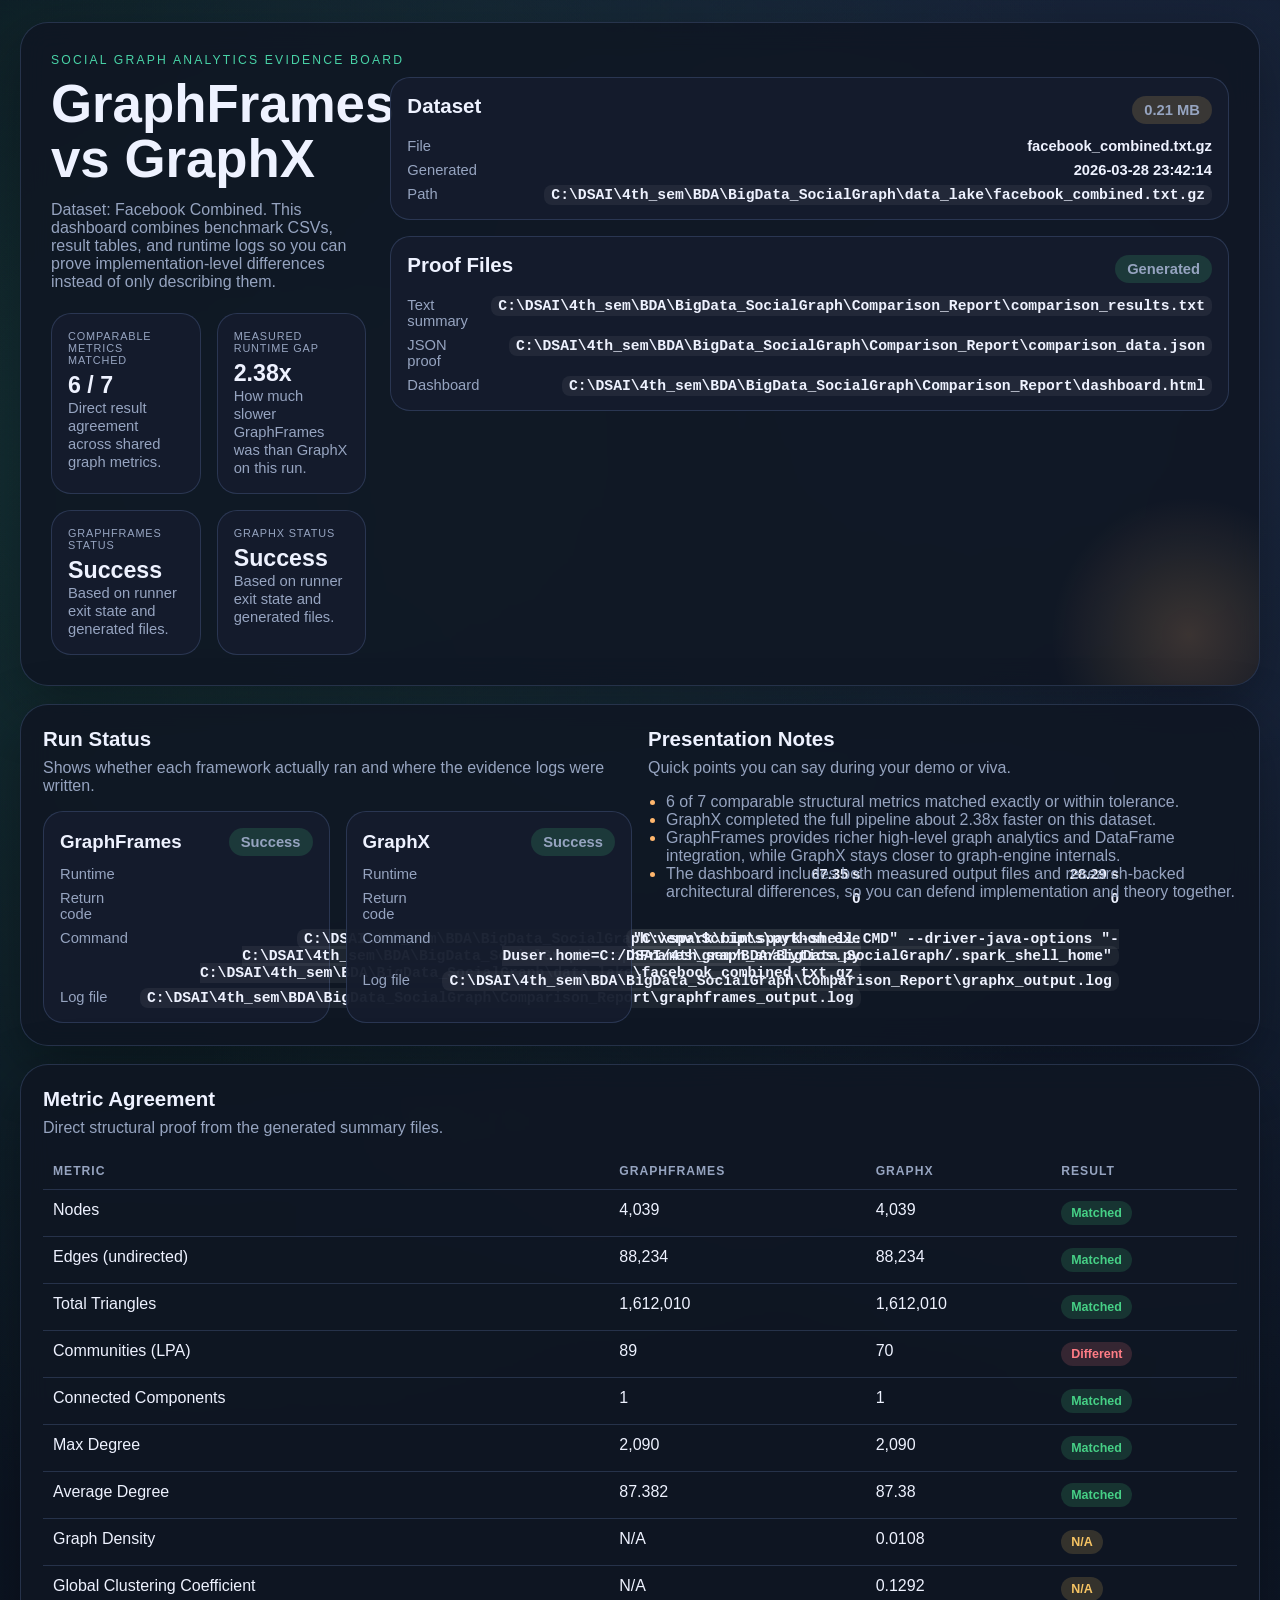
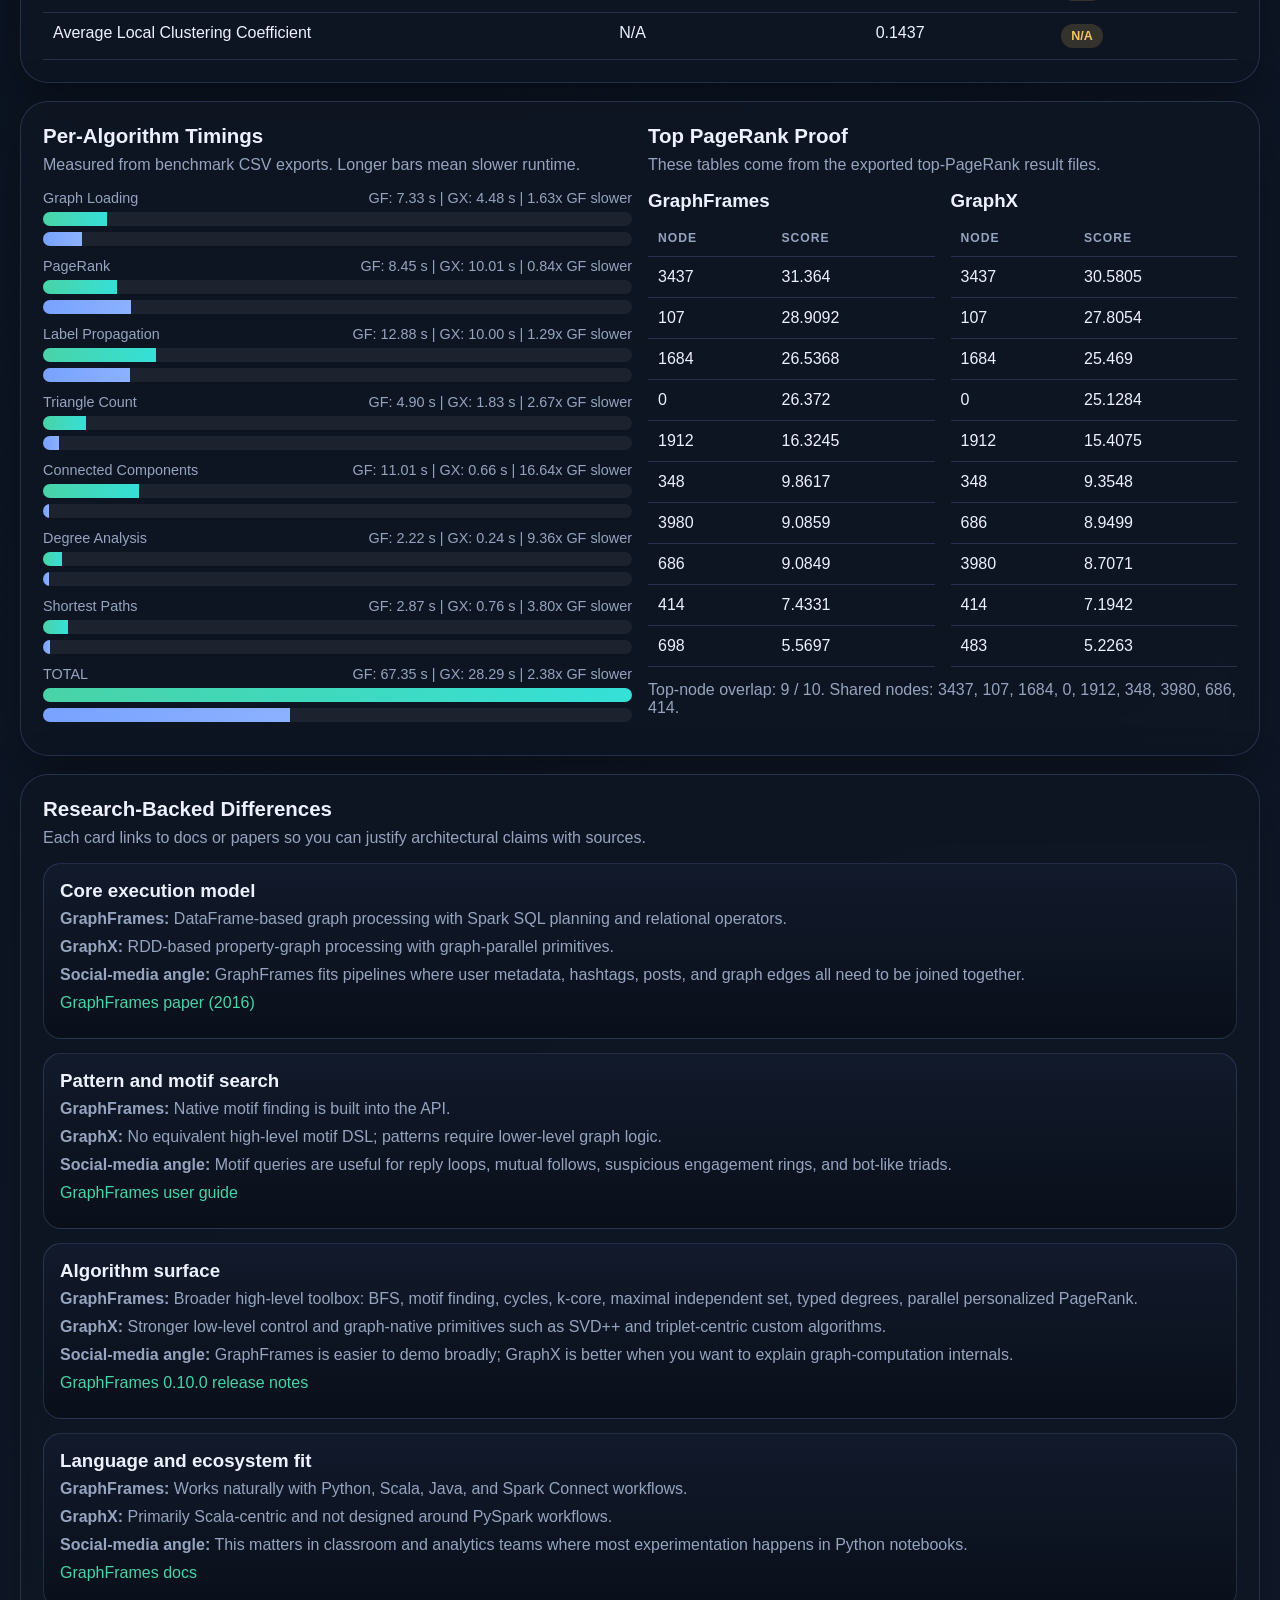
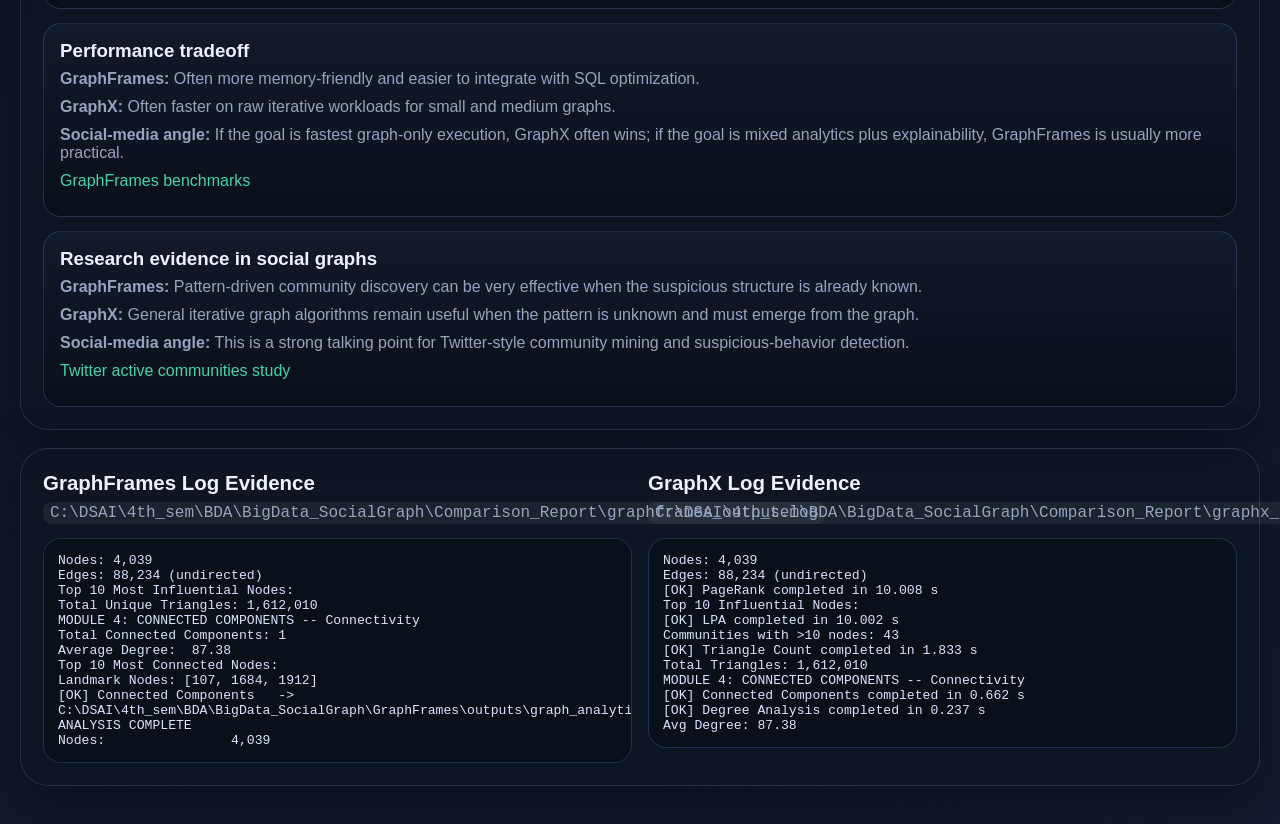
<file: Comparison_Report/dashboard.html>
<!DOCTYPE html>
<html lang="en">
<head>
  <meta charset="UTF-8">
  <meta name="viewport" content="width=device-width, initial-scale=1.0">
  <title>GraphFrames vs GraphX Dashboard</title>
  <style>
    :root {
      --bg: #0b1220;
      --panel: rgba(15, 22, 35, 0.88);
      --panel-strong: rgba(21, 29, 45, 0.96);
      --text: #eef2ff;
      --muted: #96a4c0;
      --line: rgba(145, 175, 255, 0.18);
      --gf: #49d3a7;
      --gx: #78a2ff;
      --accent: #ffb66d;
      --ok: #46d086;
      --warn: #f6c463;
      --bad: #ff7d86;
      --radius: 22px;
      --shadow: 0 20px 60px rgba(0, 0, 0, 0.34);
    }
    * { box-sizing: border-box; }
    body {
      margin: 0;
      min-height: 100vh;
      background:
        radial-gradient(circle at 12% 12%, rgba(73, 211, 167, 0.16), transparent 28%),
        radial-gradient(circle at 85% 8%, rgba(120, 162, 255, 0.16), transparent 30%),
        linear-gradient(150deg, #09101b 0%, #0d1625 45%, #131a2d 100%);
      color: var(--text);
      font-family: "Trebuchet MS", "Lucida Sans Unicode", sans-serif;
    }
    .wrap { width: min(1240px, calc(100% - 28px)); margin: 22px auto 38px; }
    .hero, .panel {
      background: var(--panel);
      border: 1px solid var(--line);
      border-radius: 28px;
      box-shadow: var(--shadow);
      backdrop-filter: blur(14px);
    }
    .hero { padding: 30px; overflow: hidden; position: relative; }
    .hero::after {
      content: "";
      position: absolute;
      width: 300px; height: 300px; right: -80px; bottom: -100px;
      background: radial-gradient(circle, rgba(255, 182, 109, 0.18), transparent 65%);
    }
    .eyebrow {
      color: var(--gf);
      text-transform: uppercase;
      letter-spacing: 0.18em;
      font-size: 0.76rem;
      margin-bottom: 10px;
    }
    h1, h2, h3 { margin: 0; font-family: "Century Gothic", "Trebuchet MS", sans-serif; }
    h1 { font-size: clamp(2rem, 5vw, 3.3rem); max-width: 10ch; line-height: 1.04; }
    h2 { font-size: 1.28rem; margin-bottom: 8px; }
    .sub { color: var(--muted); margin: 0 0 16px; }
    .hero-grid {
      display: grid; grid-template-columns: 1.4fr 1fr; gap: 24px; align-items: start;
    }
    .hero p { color: var(--muted); max-width: 58ch; margin: 14px 0 0; }
    .cards, .grid, .status-grid { display: grid; gap: 16px; }
    .cards { grid-template-columns: repeat(2, minmax(0, 1fr)); margin-top: 22px; }
    .grid.two, .status-grid { grid-template-columns: repeat(2, minmax(0, 1fr)); }
    .panel { padding: 22px; margin-top: 18px; }
    .mini {
      background: var(--panel-strong);
      border: 1px solid var(--line);
      border-radius: 20px;
      padding: 16px;
    }
    .mini small {
      display: block;
      color: var(--muted);
      text-transform: uppercase;
      letter-spacing: 0.08em;
      margin-bottom: 6px;
      font-size: 0.68rem;
    }
    .mini strong { display: block; font-size: 1.45rem; }
    .mini span { color: var(--muted); font-size: 0.92rem; }
    .kv {
      display: grid; grid-template-columns: 1fr auto; gap: 8px 12px; color: var(--muted); font-size: 0.92rem;
    }
    .kv b { color: var(--text); text-align: right; font-weight: 700; }
    .pill {
      display: inline-flex; align-items: center; justify-content: center;
      border-radius: 999px; padding: 6px 12px; font-size: 0.78rem; font-weight: 700;
    }
    .ok { background: rgba(70, 208, 134, 0.16); color: var(--ok); }
    .warn { background: rgba(246, 196, 99, 0.16); color: var(--warn); }
    .bad { background: rgba(255, 125, 134, 0.16); color: var(--bad); }
    table { width: 100%; border-collapse: collapse; }
    th, td { padding: 11px 10px; border-bottom: 1px solid var(--line); text-align: left; vertical-align: top; }
    th { color: var(--muted); text-transform: uppercase; letter-spacing: 0.08em; font-size: 0.76rem; }
    .tag {
      display: inline-flex; border-radius: 999px; padding: 5px 10px; font-size: 0.78rem; font-weight: 700;
    }
    .bars { display: grid; gap: 12px; }
    .bar-head { display: flex; justify-content: space-between; gap: 14px; color: var(--muted); font-size: 0.9rem; }
    .track { height: 14px; border-radius: 999px; background: rgba(255, 255, 255, 0.06); overflow: hidden; }
    .fill.gf { height: 100%; background: linear-gradient(90deg, var(--gf), #35e0d7); }
    .fill.gx { height: 100%; background: linear-gradient(90deg, var(--gx), #8cb1ff); }
    .facts { display: grid; gap: 14px; }
    .fact {
      background: linear-gradient(180deg, rgba(18, 27, 44, 0.96), rgba(10, 16, 26, 0.96));
      border: 1px solid var(--line);
      border-radius: 18px;
      padding: 16px;
    }
    .fact p { color: var(--muted); margin: 0 0 10px; }
    .fact a { color: var(--gf); text-decoration: none; }
    .log {
      background: #08101a;
      border: 1px solid rgba(120, 162, 255, 0.22);
      border-radius: 18px;
      padding: 14px;
      max-height: 300px;
      overflow: auto;
      white-space: pre-wrap;
      font-family: Consolas, "Courier New", monospace;
      font-size: 0.82rem;
      color: #dbe4ff;
    }
    ul.notes { margin: 0; padding-left: 18px; color: var(--muted); }
    ul.notes li::marker { color: var(--accent); }
    code { font-family: Consolas, "Courier New", monospace; background: rgba(255,255,255,0.06); padding: 2px 7px; border-radius: 8px; }
    @media (max-width: 900px) {
      .hero-grid, .grid.two, .status-grid, .cards { grid-template-columns: 1fr; }
    }
  </style>
</head>
<body>
  <div class="wrap">
    <section class="hero">
      <div class="eyebrow">Social Graph Analytics Evidence Board</div>
      <div class="hero-grid">
        <div>
          <h1>GraphFrames vs GraphX</h1>
          <p id="hero-summary"></p>
          <div class="cards" id="hero-cards"></div>
        </div>
        <div class="grid">
          <div class="mini">
            <div style="display:flex;justify-content:space-between;align-items:center;margin-bottom:12px">
              <h2>Dataset</h2>
              <span class="pill warn" id="dataset-size"></span>
            </div>
            <div class="kv" id="dataset-meta"></div>
          </div>
          <div class="mini">
            <div style="display:flex;justify-content:space-between;align-items:center;margin-bottom:12px">
              <h2>Proof Files</h2>
              <span class="pill ok">Generated</span>
            </div>
            <div class="kv" id="proof-files"></div>
          </div>
        </div>
      </div>
    </section>

    <section class="panel grid two">
      <div>
        <h2>Run Status</h2>
        <p class="sub">Shows whether each framework actually ran and where the evidence logs were written.</p>
        <div class="status-grid" id="run-status"></div>
      </div>
      <div>
        <h2>Presentation Notes</h2>
        <p class="sub">Quick points you can say during your demo or viva.</p>
        <ul class="notes" id="notes"></ul>
      </div>
    </section>

    <section class="panel">
      <h2>Metric Agreement</h2>
      <p class="sub">Direct structural proof from the generated summary files.</p>
      <table>
        <thead><tr><th>Metric</th><th>GraphFrames</th><th>GraphX</th><th>Result</th></tr></thead>
        <tbody id="metric-table"></tbody>
      </table>
    </section>

    <section class="panel grid two">
      <div>
        <h2>Per-Algorithm Timings</h2>
        <p class="sub">Measured from benchmark CSV exports. Longer bars mean slower runtime.</p>
        <div class="bars" id="timing-bars"></div>
      </div>
      <div>
        <h2>Top PageRank Proof</h2>
        <p class="sub">These tables come from the exported top-PageRank result files.</p>
        <div class="grid two">
          <div>
            <h3 style="margin-bottom:8px">GraphFrames</h3>
            <table><thead><tr><th>Node</th><th>Score</th></tr></thead><tbody id="gf-pr"></tbody></table>
          </div>
          <div>
            <h3 style="margin-bottom:8px">GraphX</h3>
            <table><thead><tr><th>Node</th><th>Score</th></tr></thead><tbody id="gx-pr"></tbody></table>
          </div>
        </div>
        <p class="sub" id="pr-overlap" style="margin-top:14px"></p>
      </div>
    </section>

    <section class="panel">
      <h2>Research-Backed Differences</h2>
      <p class="sub">Each card links to docs or papers so you can justify architectural claims with sources.</p>
      <div class="facts" id="facts"></div>
    </section>

    <section class="panel grid two">
      <div>
        <h2>GraphFrames Log Evidence</h2>
        <p class="sub" id="gf-log-path"></p>
        <div class="log" id="gf-log"></div>
      </div>
      <div>
        <h2>GraphX Log Evidence</h2>
        <p class="sub" id="gx-log-path"></p>
        <div class="log" id="gx-log"></div>
      </div>
    </section>
  </div>

  <script>
    const DATA = {
  "generated_at": "2026-03-28 23:42:14",
  "dataset": {
    "name": "Facebook Combined",
    "path": "C:\\DSAI\\4th_sem\\BDA\\BigData_SocialGraph\\data_lake\\facebook_combined.txt.gz",
    "file_name": "facebook_combined.txt.gz",
    "size_mb": 0.2084503173828125
  },
  "artifacts": {
    "text_report": "C:\\DSAI\\4th_sem\\BDA\\BigData_SocialGraph\\Comparison_Report\\comparison_results.txt",
    "json_report": "C:\\DSAI\\4th_sem\\BDA\\BigData_SocialGraph\\Comparison_Report\\comparison_data.json",
    "dashboard": "C:\\DSAI\\4th_sem\\BDA\\BigData_SocialGraph\\Comparison_Report\\dashboard.html"
  },
  "hero_cards": [
    {
      "label": "Comparable Metrics Matched",
      "value": "6 / 7",
      "note": "Direct result agreement across shared graph metrics."
    },
    {
      "label": "Measured Runtime Gap",
      "value": "2.38x",
      "note": "How much slower GraphFrames was than GraphX on this run."
    },
    {
      "label": "GraphFrames Status",
      "value": "Success",
      "note": "Based on runner exit state and generated files."
    },
    {
      "label": "GraphX Status",
      "value": "Success",
      "note": "Based on runner exit state and generated files."
    }
  ],
  "runs": [
    {
      "name": "GraphFrames",
      "success": true,
      "returncode": 0,
      "runtime": "67.35 s",
      "log_file": "C:\\DSAI\\4th_sem\\BDA\\BigData_SocialGraph\\Comparison_Report\\graphframes_output.log",
      "command": "C:\\DSAI\\4th_sem\\BDA\\BigData_SocialGraph\\venv\\Scripts\\python.exe C:\\DSAI\\4th_sem\\BDA\\BigData_SocialGraph\\GraphFrames\\graph_analytics.py C:\\DSAI\\4th_sem\\BDA\\BigData_SocialGraph\\data_lake\\facebook_combined.txt.gz"
    },
    {
      "name": "GraphX",
      "success": true,
      "returncode": 0,
      "runtime": "28.29 s",
      "log_file": "C:\\DSAI\\4th_sem\\BDA\\BigData_SocialGraph\\Comparison_Report\\graphx_output.log",
      "command": "\"C:\\spark\\bin\\spark-shell.CMD\" --driver-java-options \"-Duser.home=C:/DSAI/4th_sem/BDA/BigData_SocialGraph/.spark_shell_home\""
    }
  ],
  "metrics": [
    {
      "key": "nodes",
      "label": "Nodes",
      "graphframes": "4,039",
      "graphx": "4,039",
      "match": true
    },
    {
      "key": "edges",
      "label": "Edges (undirected)",
      "graphframes": "88,234",
      "graphx": "88,234",
      "match": true
    },
    {
      "key": "triangles",
      "label": "Total Triangles",
      "graphframes": "1,612,010",
      "graphx": "1,612,010",
      "match": true
    },
    {
      "key": "communities_lpa",
      "label": "Communities (LPA)",
      "graphframes": "89",
      "graphx": "70",
      "match": false
    },
    {
      "key": "connected_components",
      "label": "Connected Components",
      "graphframes": "1",
      "graphx": "1",
      "match": true
    },
    {
      "key": "max_degree",
      "label": "Max Degree",
      "graphframes": "2,090",
      "graphx": "2,090",
      "match": true
    },
    {
      "key": "avg_degree",
      "label": "Average Degree",
      "graphframes": "87.382",
      "graphx": "87.38",
      "match": true
    },
    {
      "key": "density",
      "label": "Graph Density",
      "graphframes": "N/A",
      "graphx": "0.0108",
      "match": null
    },
    {
      "key": "global_clustering_coeff",
      "label": "Global Clustering Coefficient",
      "graphframes": "N/A",
      "graphx": "0.1292",
      "match": null
    },
    {
      "key": "avg_local_clustering_coeff",
      "label": "Average Local Clustering Coefficient",
      "graphframes": "N/A",
      "graphx": "0.1437",
      "match": null
    }
  ],
  "timings": [
    {
      "algorithm": "Graph Loading",
      "graphframes": 7.3283,
      "graphx": 4.483,
      "speedup": 1.6346865937987956
    },
    {
      "algorithm": "PageRank",
      "graphframes": 8.451,
      "graphx": 10.008,
      "speedup": 0.8444244604316548
    },
    {
      "algorithm": "Label Propagation",
      "graphframes": 12.8816,
      "graphx": 10.002,
      "speedup": 1.2879024195160969
    },
    {
      "algorithm": "Triangle Count",
      "graphframes": 4.9017,
      "graphx": 1.833,
      "speedup": 2.674140752864157
    },
    {
      "algorithm": "Connected Components",
      "graphframes": 11.0127,
      "graphx": 0.662,
      "speedup": 16.63549848942598
    },
    {
      "algorithm": "Degree Analysis",
      "graphframes": 2.2185,
      "graphx": 0.237,
      "speedup": 9.360759493670887
    },
    {
      "algorithm": "Shortest Paths",
      "graphframes": 2.8724,
      "graphx": 0.756,
      "speedup": 3.7994708994708994
    },
    {
      "algorithm": "TOTAL",
      "graphframes": 67.3494,
      "graphx": 28.288,
      "speedup": 2.3808470022624437
    }
  ],
  "pagerank": {
    "graphframes": [
      {
        "node": "3437",
        "score": "31.364"
      },
      {
        "node": "107",
        "score": "28.9092"
      },
      {
        "node": "1684",
        "score": "26.5368"
      },
      {
        "node": "0",
        "score": "26.372"
      },
      {
        "node": "1912",
        "score": "16.3245"
      },
      {
        "node": "348",
        "score": "9.8617"
      },
      {
        "node": "3980",
        "score": "9.0859"
      },
      {
        "node": "686",
        "score": "9.0849"
      },
      {
        "node": "414",
        "score": "7.4331"
      },
      {
        "node": "698",
        "score": "5.5697"
      }
    ],
    "graphx": [
      {
        "node": "3437",
        "score": "30.5805"
      },
      {
        "node": "107",
        "score": "27.8054"
      },
      {
        "node": "1684",
        "score": "25.469"
      },
      {
        "node": "0",
        "score": "25.1284"
      },
      {
        "node": "1912",
        "score": "15.4075"
      },
      {
        "node": "348",
        "score": "9.3548"
      },
      {
        "node": "686",
        "score": "8.9499"
      },
      {
        "node": "3980",
        "score": "8.7071"
      },
      {
        "node": "414",
        "score": "7.1942"
      },
      {
        "node": "483",
        "score": "5.2263"
      }
    ],
    "overlap": {
      "count": 9,
      "total": 10,
      "nodes": [
        "3437",
        "107",
        "1684",
        "0",
        "1912",
        "348",
        "3980",
        "686",
        "414"
      ]
    }
  },
  "callouts": [
    "6 of 7 comparable structural metrics matched exactly or within tolerance.",
    "GraphX completed the full pipeline about 2.38x faster on this dataset.",
    "GraphFrames provides richer high-level graph analytics and DataFrame integration, while GraphX stays closer to graph-engine internals.",
    "The dashboard includes both measured output files and research-backed architectural differences, so you can defend implementation and theory together."
  ],
  "research_facts": [
    {
      "aspect": "Core execution model",
      "graphframes": "DataFrame-based graph processing with Spark SQL planning and relational operators.",
      "graphx": "RDD-based property-graph processing with graph-parallel primitives.",
      "social_media": "GraphFrames fits pipelines where user metadata, hashtags, posts, and graph edges all need to be joined together.",
      "source_label": "GraphFrames paper (2016)",
      "source_url": "https://www.microsoft.com/en-us/research/publication/graphframes-an-integrated-api-for-mixing-graph-and-relational-queries/"
    },
    {
      "aspect": "Pattern and motif search",
      "graphframes": "Native motif finding is built into the API.",
      "graphx": "No equivalent high-level motif DSL; patterns require lower-level graph logic.",
      "social_media": "Motif queries are useful for reply loops, mutual follows, suspicious engagement rings, and bot-like triads.",
      "source_label": "GraphFrames user guide",
      "source_url": "https://graphframes.io/04-user-guide/04-motif-finding.html"
    },
    {
      "aspect": "Algorithm surface",
      "graphframes": "Broader high-level toolbox: BFS, motif finding, cycles, k-core, maximal independent set, typed degrees, parallel personalized PageRank.",
      "graphx": "Stronger low-level control and graph-native primitives such as SVD++ and triplet-centric custom algorithms.",
      "social_media": "GraphFrames is easier to demo broadly; GraphX is better when you want to explain graph-computation internals.",
      "source_label": "GraphFrames 0.10.0 release notes",
      "source_url": "https://graphframes.io/05-blog/998-graphframes-010-release.html"
    },
    {
      "aspect": "Language and ecosystem fit",
      "graphframes": "Works naturally with Python, Scala, Java, and Spark Connect workflows.",
      "graphx": "Primarily Scala-centric and not designed around PySpark workflows.",
      "social_media": "This matters in classroom and analytics teams where most experimentation happens in Python notebooks.",
      "source_label": "GraphFrames docs",
      "source_url": "https://graphframes.io/"
    },
    {
      "aspect": "Performance tradeoff",
      "graphframes": "Often more memory-friendly and easier to integrate with SQL optimization.",
      "graphx": "Often faster on raw iterative workloads for small and medium graphs.",
      "social_media": "If the goal is fastest graph-only execution, GraphX often wins; if the goal is mixed analytics plus explainability, GraphFrames is usually more practical.",
      "source_label": "GraphFrames benchmarks",
      "source_url": "https://graphframes.io/01-about/03-benchmarks.html"
    },
    {
      "aspect": "Research evidence in social graphs",
      "graphframes": "Pattern-driven community discovery can be very effective when the suspicious structure is already known.",
      "graphx": "General iterative graph algorithms remain useful when the pattern is unknown and must emerge from the graph.",
      "social_media": "This is a strong talking point for Twitter-style community mining and suspicious-behavior detection.",
      "source_label": "Twitter active communities study",
      "source_url": "https://www.mdpi.com/2504-2289/5/4/46"
    }
  ],
  "log_paths": {
    "graphframes": "C:\\DSAI\\4th_sem\\BDA\\BigData_SocialGraph\\Comparison_Report\\graphframes_output.log",
    "graphx": "C:\\DSAI\\4th_sem\\BDA\\BigData_SocialGraph\\Comparison_Report\\graphx_output.log"
  },
  "log_snippets": {
    "graphframes": [
      "Nodes: 4,039",
      "Edges: 88,234 (undirected)",
      "Top 10 Most Influential Nodes:",
      "Total Unique Triangles: 1,612,010",
      "MODULE 4: CONNECTED COMPONENTS -- Connectivity",
      "Total Connected Components: 1",
      "Average Degree:  87.38",
      "Top 10 Most Connected Nodes:",
      "Landmark Nodes: [107, 1684, 1912]",
      "[OK] Connected Components   -> C:\\DSAI\\4th_sem\\BDA\\BigData_SocialGraph\\GraphFrames\\outputs\\graph_analytics\\connected_components",
      "ANALYSIS COMPLETE",
      "Nodes:                4,039"
    ],
    "graphx": [
      "Nodes: 4,039",
      "Edges: 88,234 (undirected)",
      "[OK] PageRank completed in 10.008 s",
      "Top 10 Influential Nodes:",
      "[OK] LPA completed in 10.002 s",
      "Communities with >10 nodes: 43",
      "[OK] Triangle Count completed in 1.833 s",
      "Total Triangles: 1,612,010",
      "MODULE 4: CONNECTED COMPONENTS -- Connectivity",
      "[OK] Connected Components completed in 0.662 s",
      "[OK] Degree Analysis completed in 0.237 s",
      "Avg Degree: 87.38"
    ]
  }
};
    const badge = value => value === true ? '<span class="tag ok">Matched</span>' : value === false ? '<span class="tag bad">Different</span>' : '<span class="tag warn">N/A</span>';
    const klass = value => value ? 'ok' : 'bad';
    const timeText = value => value === null || value === undefined ? 'N/A' : `${value.toFixed(2)} s`;
    const width = (value, max) => !value || !max ? '0%' : `${Math.max((value / max) * 100, 1)}%`;

    document.getElementById('hero-summary').textContent =
      `Dataset: ${DATA.dataset.name}. This dashboard combines benchmark CSVs, result tables, and runtime logs so you can prove implementation-level differences instead of only describing them.`;
    document.getElementById('dataset-size').textContent = `${DATA.dataset.size_mb.toFixed(2)} MB`;
    document.getElementById('dataset-meta').innerHTML = `
      <span>File</span><b>${DATA.dataset.file_name}</b>
      <span>Generated</span><b>${DATA.generated_at}</b>
      <span>Path</span><b><code>${DATA.dataset.path}</code></b>
    `;
    document.getElementById('proof-files').innerHTML = `
      <span>Text summary</span><b><code>${DATA.artifacts.text_report}</code></b>
      <span>JSON proof</span><b><code>${DATA.artifacts.json_report}</code></b>
      <span>Dashboard</span><b><code>${DATA.artifacts.dashboard}</code></b>
    `;
    document.getElementById('hero-cards').innerHTML = DATA.hero_cards.map(card => `
      <article class="mini">
        <small>${card.label}</small>
        <strong>${card.value}</strong>
        <span>${card.note}</span>
      </article>
    `).join('');
    document.getElementById('run-status').innerHTML = DATA.runs.map(run => `
      <article class="mini">
        <div style="display:flex;justify-content:space-between;align-items:center;margin-bottom:10px">
          <h3>${run.name}</h3>
          <span class="pill ${klass(run.success)}">${run.success ? 'Success' : 'Failed / Partial'}</span>
        </div>
        <div class="kv">
          <span>Runtime</span><b>${run.runtime}</b>
          <span>Return code</span><b>${run.returncode}</b>
          <span>Command</span><b><code>${run.command}</code></b>
          <span>Log file</span><b><code>${run.log_file}</code></b>
        </div>
      </article>
    `).join('');
    document.getElementById('notes').innerHTML = DATA.callouts.map(item => `<li>${item}</li>`).join('');
    document.getElementById('metric-table').innerHTML = DATA.metrics.map(row => `
      <tr>
        <td>${row.label}</td>
        <td>${row.graphframes}</td>
        <td>${row.graphx}</td>
        <td>${badge(row.match)}</td>
      </tr>
    `).join('');
    const maxTime = Math.max(1, ...DATA.timings.map(item => item.graphframes || 0), ...DATA.timings.map(item => item.graphx || 0));
    document.getElementById('timing-bars').innerHTML = DATA.timings.map(item => {
      const speedupText = item.speedup ? ' | ' + item.speedup.toFixed(2) + 'x GF slower' : '';
      return `
        <div>
          <div class="bar-head"><span>${item.algorithm}</span><span>GF: ${timeText(item.graphframes)} | GX: ${timeText(item.graphx)}${speedupText}</span></div>
          <div class="track" style="margin-top:6px"><div class="fill gf" style="width:${width(item.graphframes, maxTime)}"></div></div>
          <div class="track" style="margin-top:6px"><div class="fill gx" style="width:${width(item.graphx, maxTime)}"></div></div>
        </div>
      `;
    }).join('');
    document.getElementById('gf-pr').innerHTML = DATA.pagerank.graphframes.map(row => `<tr><td>${row.node}</td><td>${row.score}</td></tr>`).join('');
    document.getElementById('gx-pr').innerHTML = DATA.pagerank.graphx.map(row => `<tr><td>${row.node}</td><td>${row.score}</td></tr>`).join('');
    document.getElementById('pr-overlap').textContent = `Top-node overlap: ${DATA.pagerank.overlap.count} / ${DATA.pagerank.overlap.total}. Shared nodes: ${DATA.pagerank.overlap.nodes.join(', ') || 'None'}.`;
    document.getElementById('facts').innerHTML = DATA.research_facts.map(fact => `
      <article class="fact">
        <h3 style="margin-bottom:8px">${fact.aspect}</h3>
        <p><strong>GraphFrames:</strong> ${fact.graphframes}</p>
        <p><strong>GraphX:</strong> ${fact.graphx}</p>
        <p><strong>Social-media angle:</strong> ${fact.social_media}</p>
        <p><a href="${fact.source_url}" target="_blank" rel="noreferrer">${fact.source_label}</a></p>
      </article>
    `).join('');
    document.getElementById('gf-log-path').innerHTML = `<code>${DATA.log_paths.graphframes}</code>`;
    document.getElementById('gx-log-path').innerHTML = `<code>${DATA.log_paths.graphx}</code>`;
    document.getElementById('gf-log').textContent = DATA.log_snippets.graphframes.join('\n');
    document.getElementById('gx-log').textContent = DATA.log_snippets.graphx.join('\n');
  </script>
</body>
</html>
</file>
